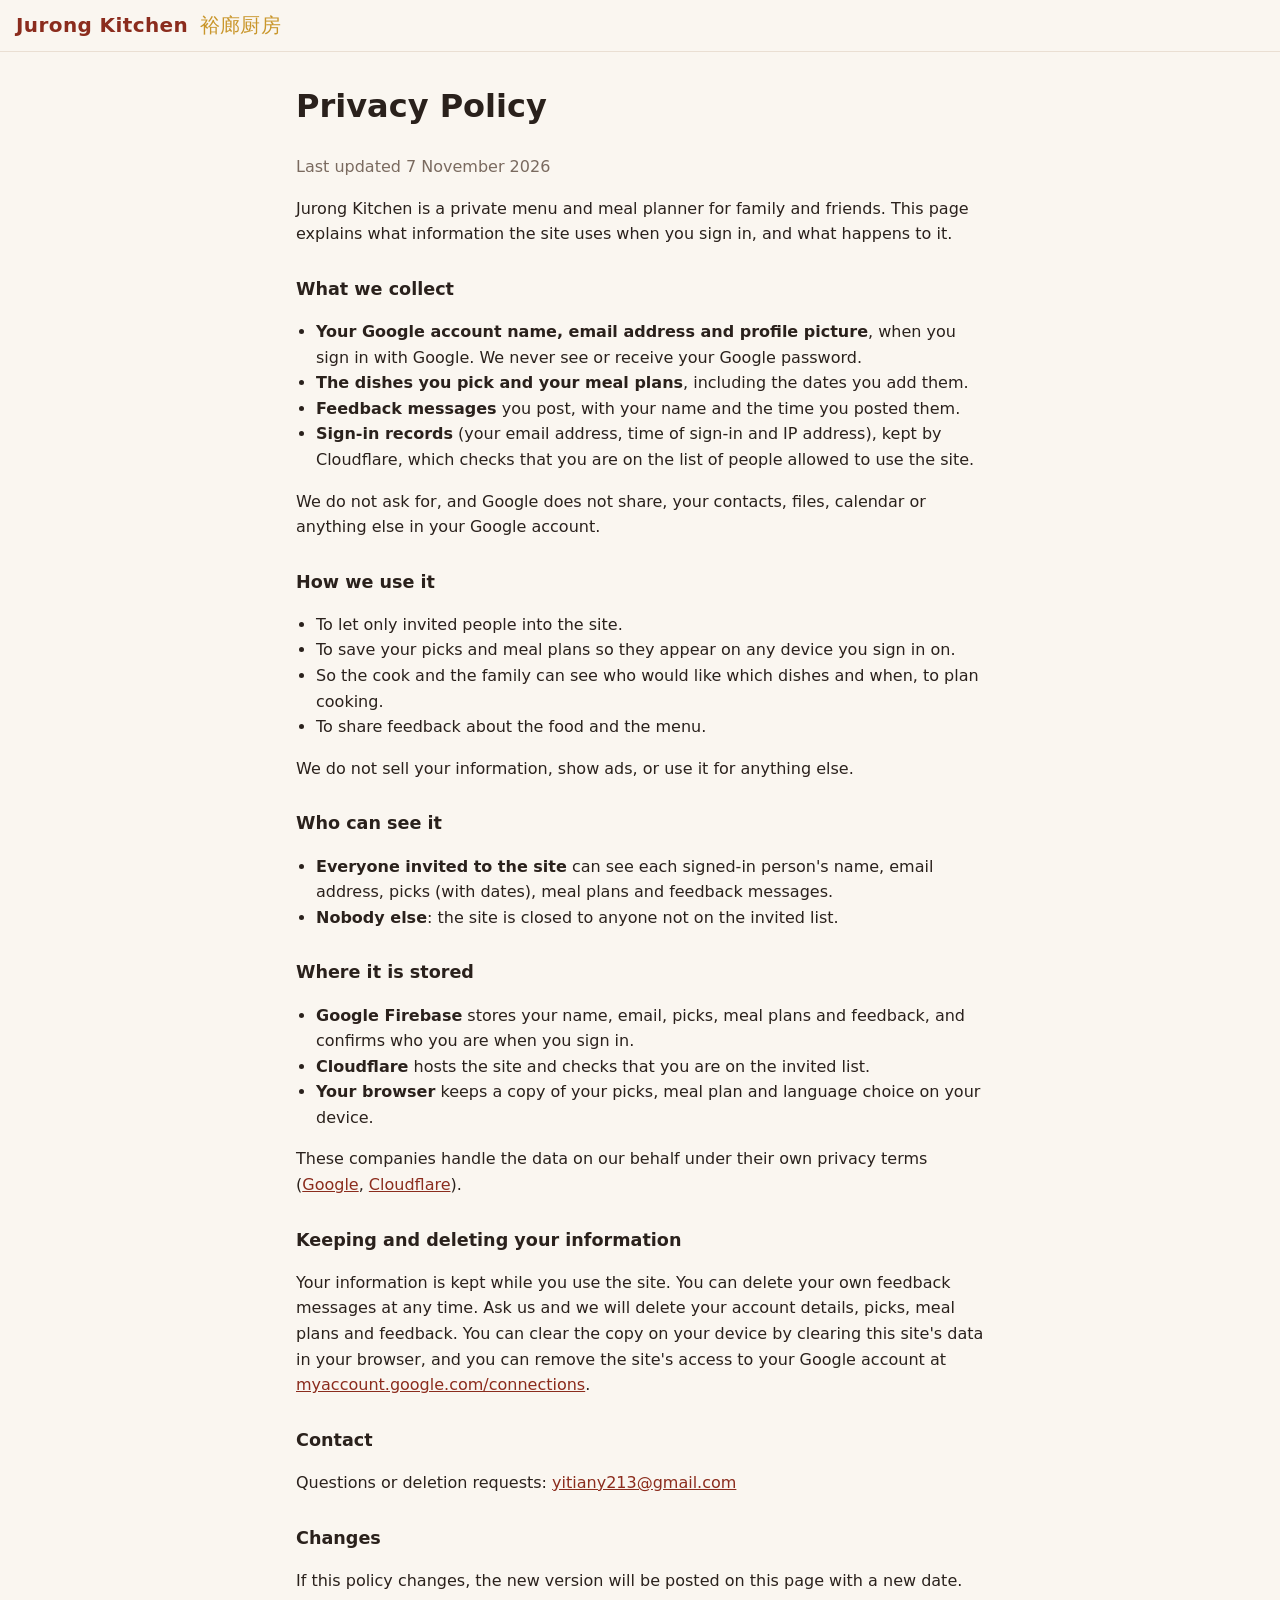
<file: privacy.html>
<!doctype html>
<html lang="en">
<head>
  <meta charset="utf-8">
  <meta name="viewport" content="width=device-width, initial-scale=1, viewport-fit=cover">
  <title>Privacy Policy · Jurong Kitchen</title>
  <meta name="theme-color" content="#8b2c1d">
  <link rel="stylesheet" href="style.css">
  <style>
    .policy { max-width: 720px; margin: 0 auto; padding: 8px 16px 48px; line-height: 1.6; }
    .policy h2 { font-size: 1.1rem; margin: 28px 0 6px; }
    .policy ul { padding-left: 20px; }
    .policy a { color: var(--accent); }
    .policy .updated { color: var(--muted); }
  </style>
</head>
<body>
  <header class="top">
    <div class="brand" style="padding-bottom: 12px">
      <h1><a href="./" style="color: inherit; text-decoration: none">Jurong Kitchen <span class="zh">裕廊厨房</span></a></h1>
    </div>
  </header>

  <main class="policy">
    <h1>Privacy Policy</h1>
    <p class="updated">Last updated 7 November 2026</p>

    <p>Jurong Kitchen is a private menu and meal planner for family and friends. This page explains what
      information the site uses when you sign in, and what happens to it.</p>

    <h2>What we collect</h2>
    <ul>
      <li><strong>Your Google account name, email address and profile picture</strong>, when you sign in with Google.
        We never see or receive your Google password.</li>
      <li><strong>The dishes you pick and your meal plans</strong>, including the dates you add them.</li>
      <li><strong>Feedback messages</strong> you post, with your name and the time you posted them.</li>
      <li><strong>Sign-in records</strong> (your email address, time of sign-in and IP address), kept by Cloudflare,
        which checks that you are on the list of people allowed to use the site.</li>
    </ul>
    <p>We do not ask for, and Google does not share, your contacts, files, calendar or anything else in your Google account.</p>

    <h2>How we use it</h2>
    <ul>
      <li>To let only invited people into the site.</li>
      <li>To save your picks and meal plans so they appear on any device you sign in on.</li>
      <li>So the cook and the family can see who would like which dishes and when, to plan cooking.</li>
      <li>To share feedback about the food and the menu.</li>
    </ul>
    <p>We do not sell your information, show ads, or use it for anything else.</p>

    <h2>Who can see it</h2>
    <ul>
      <li><strong>Everyone invited to the site</strong> can see each signed-in person's name, email address,
        picks (with dates), meal plans and feedback messages.</li>
      <li><strong>Nobody else</strong>: the site is closed to anyone not on the invited list.</li>
    </ul>

    <h2>Where it is stored</h2>
    <ul>
      <li><strong>Google Firebase</strong> stores your name, email, picks, meal plans and feedback, and
        confirms who you are when you sign in.</li>
      <li><strong>Cloudflare</strong> hosts the site and checks that you are on the invited list.</li>
      <li><strong>Your browser</strong> keeps a copy of your picks, meal plan and language choice on your device.</li>
    </ul>
    <p>These companies handle the data on our behalf under their own privacy terms
      (<a href="https://policies.google.com/privacy">Google</a>, <a href="https://www.cloudflare.com/privacypolicy/">Cloudflare</a>).</p>

    <h2>Keeping and deleting your information</h2>
    <p>Your information is kept while you use the site. You can delete your own feedback messages at any time.
      Ask us and we will delete your account details, picks, meal plans and feedback. You can clear the copy on your device by clearing this site's data in your browser,
      and you can remove the site's access to your Google account at
      <a href="https://myaccount.google.com/connections">myaccount.google.com/connections</a>.</p>

    <h2>Contact</h2>
    <p>Questions or deletion requests: <a href="mailto:yitiany213@gmail.com">yitiany213@gmail.com</a></p>

    <h2>Changes</h2>
    <p>If this policy changes, the new version will be posted on this page with a new date.</p>
  </main>
</body>
</html>
</file>
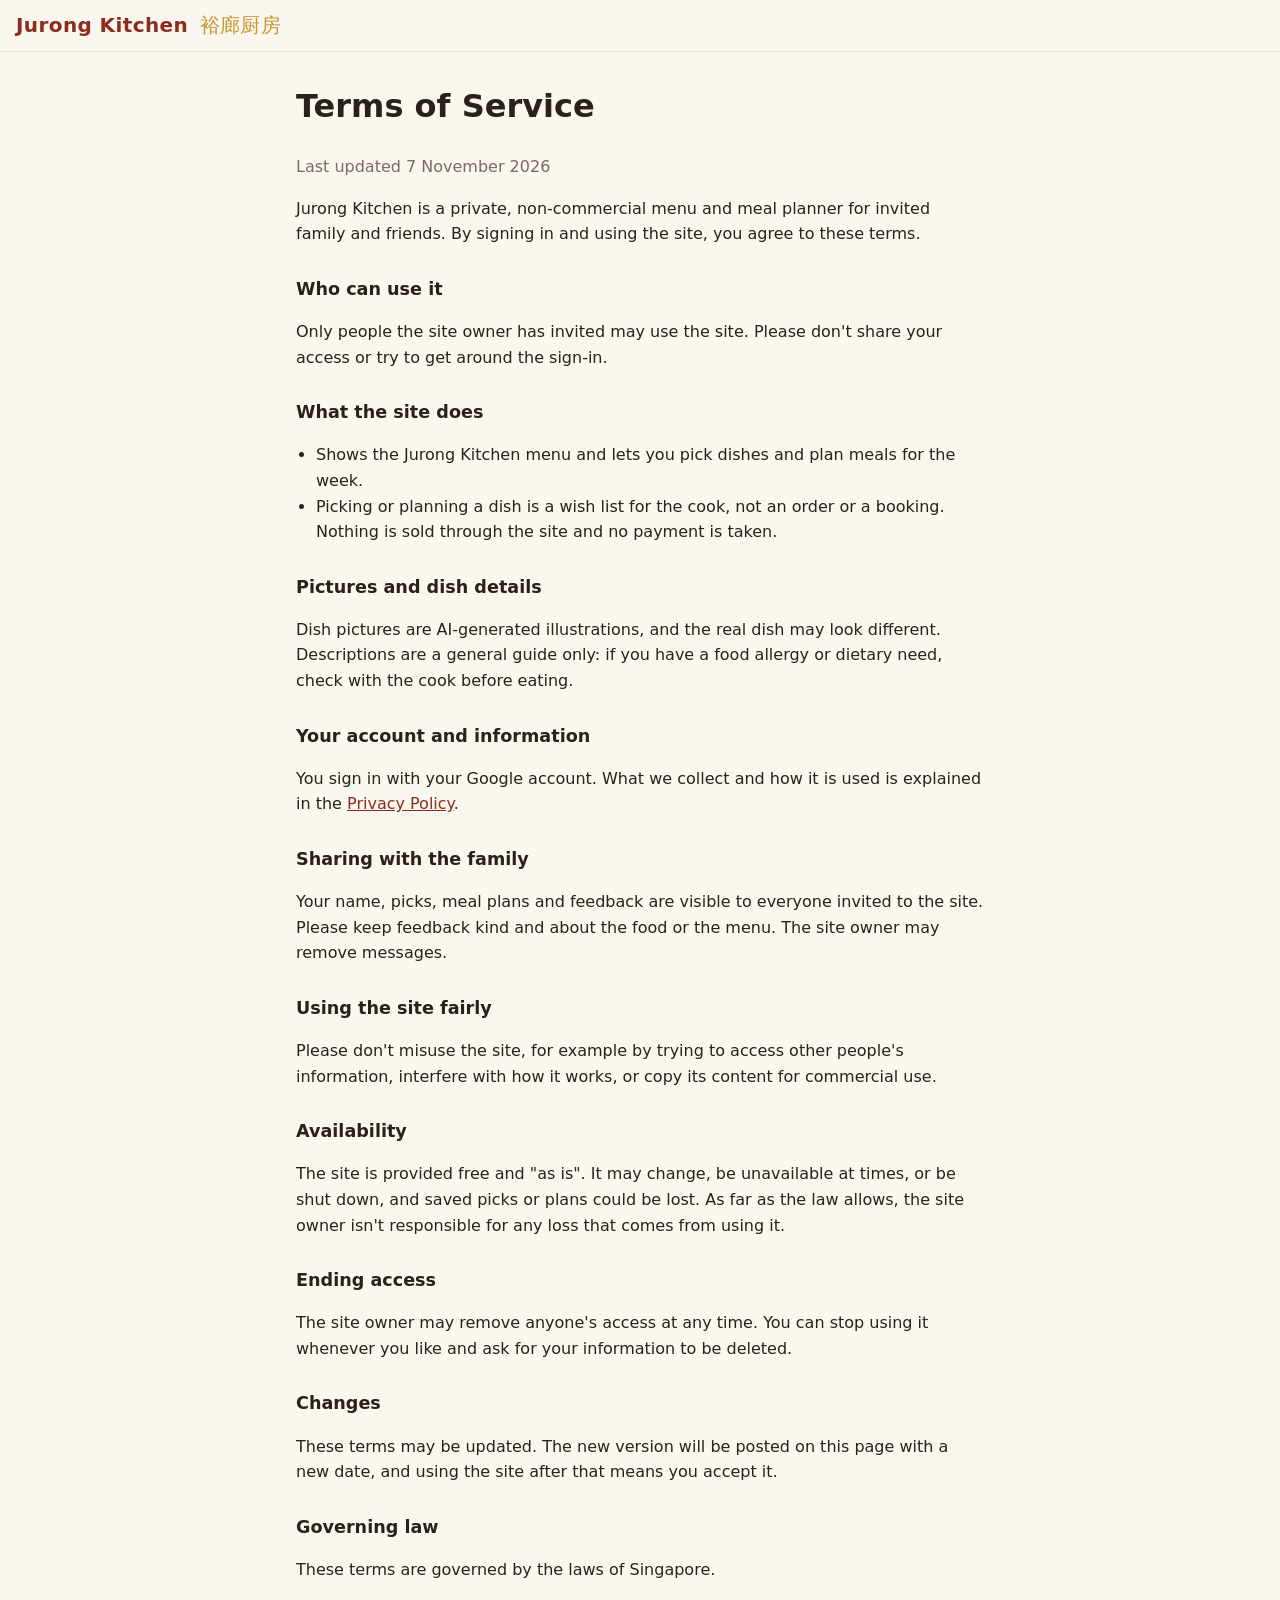
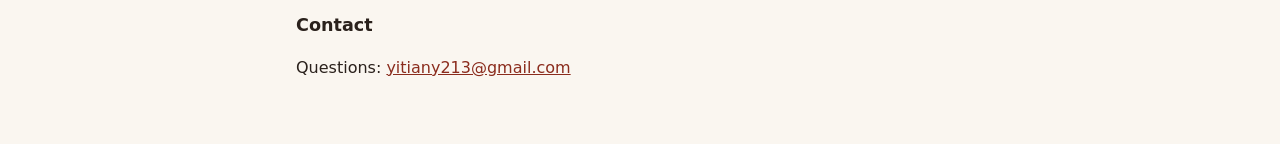
<file: terms.html>
<!doctype html>
<html lang="en">
<head>
  <meta charset="utf-8">
  <meta name="viewport" content="width=device-width, initial-scale=1, viewport-fit=cover">
  <title>Terms of Service · Jurong Kitchen</title>
  <meta name="theme-color" content="#8b2c1d">
  <link rel="stylesheet" href="style.css">
  <style>
    .policy { max-width: 720px; margin: 0 auto; padding: 8px 16px 48px; line-height: 1.6; }
    .policy h2 { font-size: 1.1rem; margin: 28px 0 6px; }
    .policy ul { padding-left: 20px; }
    .policy a { color: var(--accent); }
    .policy .updated { color: var(--muted); }
  </style>
</head>
<body>
  <header class="top">
    <div class="brand" style="padding-bottom: 12px">
      <h1><a href="./" style="color: inherit; text-decoration: none">Jurong Kitchen <span class="zh">裕廊厨房</span></a></h1>
    </div>
  </header>

  <main class="policy">
    <h1>Terms of Service</h1>
    <p class="updated">Last updated 7 November 2026</p>

    <p>Jurong Kitchen is a private, non-commercial menu and meal planner for invited family and friends.
      By signing in and using the site, you agree to these terms.</p>

    <h2>Who can use it</h2>
    <p>Only people the site owner has invited may use the site. Please don't share your access or try to get around the sign-in.</p>

    <h2>What the site does</h2>
    <ul>
      <li>Shows the Jurong Kitchen menu and lets you pick dishes and plan meals for the week.</li>
      <li>Picking or planning a dish is a wish list for the cook, not an order or a booking. Nothing is sold through the site and no payment is taken.</li>
    </ul>

    <h2>Pictures and dish details</h2>
    <p>Dish pictures are AI-generated illustrations, and the real dish may look different.
      Descriptions are a general guide only: if you have a food allergy or dietary need, check with the cook before eating.</p>

    <h2>Your account and information</h2>
    <p>You sign in with your Google account. What we collect and how it is used is explained in the
      <a href="privacy">Privacy Policy</a>.</p>

    <h2>Sharing with the family</h2>
    <p>Your name, picks, meal plans and feedback are visible to everyone invited to the site.
      Please keep feedback kind and about the food or the menu. The site owner may remove messages.</p>

    <h2>Using the site fairly</h2>
    <p>Please don't misuse the site, for example by trying to access other people's information,
      interfere with how it works, or copy its content for commercial use.</p>

    <h2>Availability</h2>
    <p>The site is provided free and "as is". It may change, be unavailable at times, or be shut down,
      and saved picks or plans could be lost. As far as the law allows, the site owner isn't responsible
      for any loss that comes from using it.</p>

    <h2>Ending access</h2>
    <p>The site owner may remove anyone's access at any time. You can stop using it whenever you like and
      ask for your information to be deleted.</p>

    <h2>Changes</h2>
    <p>These terms may be updated. The new version will be posted on this page with a new date, and using the site after that means you accept it.</p>

    <h2>Governing law</h2>
    <p>These terms are governed by the laws of Singapore.</p>

    <h2>Contact</h2>
    <p>Questions: <a href="mailto:yitiany213@gmail.com">yitiany213@gmail.com</a></p>
  </main>
</body>
</html>
</file>
<file: style.css>
:root {
  --bg: #faf6f0;
  --card: #ffffff;
  --ink: #2a211c;
  --muted: #7a6a5f;
  --line: #eadfd3;
  --accent: #8b2c1d;
  --accent-ink: #ffffff;
  --gold: #c9962b;
  --radius: 14px;
  font-family: system-ui, -apple-system, "Segoe UI", "PingFang SC", "Microsoft YaHei", sans-serif;
}
@media (prefers-color-scheme: dark) {
  :root {
    --bg: #1b1613; --card: #26201c; --ink: #f2e9e1; --muted: #b3a294;
    --line: #3a302a; --accent: #d9604a; --accent-ink: #1b1613;
  }
}
* { box-sizing: border-box; }
body { margin: 0; background: var(--bg); color: var(--ink); }
.zh { font-weight: 500; }

.top {
  position: sticky; top: 0; z-index: 5;
  background: var(--bg); border-bottom: 1px solid var(--line);
  padding: 12px 16px 0;
}
.brand { display: flex; align-items: center; justify-content: space-between; gap: 8px; }
.brand h1 { font-size: 1.25rem; margin: 0; color: var(--accent); letter-spacing: .02em; }
.brand h1 .zh { color: var(--gold); margin-left: 4px; }
.actions { display: flex; gap: 8px; flex-shrink: 0; }

.pill {
  border: 1px solid var(--line); background: var(--card); color: var(--ink);
  border-radius: 999px; padding: 8px 14px; font: inherit; font-size: .9rem; cursor: pointer;
}
.pill.primary { background: var(--accent); color: var(--accent-ink); border-color: var(--accent); }
.badge {
  display: inline-block; min-width: 1.4em; padding: 0 .35em; margin-left: 2px;
  border-radius: 999px; background: var(--accent-ink); color: var(--accent); font-weight: 700; text-align: center;
}

.searchrow { display: flex; gap: 8px; margin: 10px 0 8px; }
#search {
  flex: 1; min-width: 0; padding: 10px 14px; font: inherit;
  border: 1px solid var(--line); border-radius: 10px; background: var(--card); color: var(--ink);
}
.acct { display: inline-flex; align-items: center; gap: 6px; }
.acct[hidden] { display: none; }
.acct img { width: 22px; height: 22px; border-radius: 50%; margin: -4px 0 -4px -6px; }
.tabs { display: flex; gap: 6px; overflow-x: auto; padding-bottom: 10px; scrollbar-width: none; }
.tabs::-webkit-scrollbar { display: none; }
.tabs a {
  flex: none; text-decoration: none; color: var(--muted); font-size: .9rem;
  padding: 6px 12px; border-radius: 999px; border: 1px solid transparent; white-space: nowrap;
}
.tabs a.on { color: var(--accent); border-color: var(--accent); background: var(--card); }

main { max-width: 1100px; margin: 0 auto; padding: 8px 16px 48px; }
section { scroll-margin-top: 150px; }
section h2 { margin: 24px 0 12px; font-size: 1.15rem; }
section h2 .zh { color: var(--muted); margin-left: 6px; font-size: .95rem; }

.grid { display: grid; grid-template-columns: repeat(auto-fill, minmax(240px, 1fr)); gap: 14px; }
.card {
  position: relative; background: var(--card); border: 1px solid var(--line);
  border-radius: var(--radius); overflow: hidden; cursor: pointer;
  display: flex; flex-direction: column; text-align: left; padding: 0; font: inherit; color: inherit;
}
.card img { width: 100%; aspect-ratio: 4 / 3; object-fit: cover; display: block; background: var(--line); }
.card .txt { padding: 10px 12px 12px; padding-right: 52px; }
.card .en { font-weight: 600; line-height: 1.25; }
.card .sub { color: var(--muted); font-size: .9rem; font-weight: 400; margin-top: 2px; }
.add {
  position: absolute; right: 10px; bottom: 10px; width: 36px; height: 36px;
  border-radius: 50%; border: 1px solid var(--accent); background: var(--card); color: var(--accent);
  font-size: 1.3rem; line-height: 1; cursor: pointer;
}
.add.on { background: var(--accent); color: var(--accent-ink); }

/* Chinese-first mode swaps which name leads */
body.zhfirst .card .en, body.zhfirst #dEn { display: none; }
body:not(.zhfirst) .card .zhname { display: none; }
body.zhfirst .card .zhname { font-weight: 600; }

.empty { text-align: center; color: var(--muted); }

.sheet {
  border: none; padding: 0; border-radius: var(--radius); width: min(560px, calc(100% - 32px));
  background: var(--card); color: var(--ink); max-height: calc(100% - 32px);
}
.sheet::backdrop { background: rgb(0 0 0 / .5); }
.sheet > img { width: 100%; aspect-ratio: 4 / 3; object-fit: cover; display: block; }
.sheet .body { padding: 16px 18px 18px; }
.sheet h2 { margin: 0 0 4px; }
.big { font-size: 1.2rem; margin: 0 0 8px; color: var(--gold); }
.note { color: var(--muted); font-size: .8rem; }
.row { display: flex; justify-content: flex-end; gap: 8px; flex-wrap: wrap; margin-top: 12px; }
#pickList { list-style: none; padding: 0; margin: 8px 0; }
#pickList li {
  display: flex; align-items: center; gap: 10px; padding: 8px 0; border-bottom: 1px solid var(--line);
}
#pickList img { width: 56px; height: 42px; object-fit: cover; border-radius: 6px; }
#pickList span { flex: 1; }
#pickList button { border: none; background: none; color: var(--muted); font-size: 1.2rem; cursor: pointer; }

.sel {
  font: inherit; font-size: .9rem; padding: 7px 10px; border-radius: 10px;
  border: 1px solid var(--line); background: var(--card); color: var(--ink);
}
.planpick {
  display: flex; flex-wrap: wrap; align-items: center; gap: 8px;
  margin-top: 12px; padding-top: 12px; border-top: 1px solid var(--line);
}
.planpick .label { width: 100%; font-weight: 600; font-size: .9rem; }

.sheet.wide { width: min(760px, calc(100% - 32px)); }
.planhead { display: flex; align-items: center; justify-content: space-between; gap: 8px; }
.planhead h2 { margin: 0; font-size: 1.05rem; text-align: center; }
.day { padding: 10px 0; border-bottom: 1px solid var(--line); }
.day h3 { margin: 0 0 6px; font-size: .95rem; }
.day.today h3 { color: var(--accent); }
.tag {
  font-size: .7rem; font-weight: 600; padding: 1px 8px; border-radius: 999px;
  background: var(--accent); color: var(--accent-ink); vertical-align: middle;
}
.slot { display: flex; align-items: flex-start; gap: 8px; padding: 3px 0; }
.meal { flex: none; width: 56px; padding-top: 6px; color: var(--muted); font-size: .85rem; }
.chips { flex: 1; display: flex; flex-wrap: wrap; gap: 6px; min-width: 0; }
.chip {
  display: inline-flex; align-items: center; gap: 6px; max-width: 100%;
  padding: 2px 2px 2px 3px; border: 1px solid var(--line); border-radius: 999px;
  background: var(--bg); font-size: .85rem;
}
.chip img { flex: none; width: 26px; height: 26px; border-radius: 50%; object-fit: cover; }
.chip span { overflow: hidden; text-overflow: ellipsis; white-space: nowrap; }
.chip small { color: var(--muted); }
.chip button {
  flex: none; border: none; background: none; color: var(--muted); cursor: pointer;
  width: 26px; height: 26px; border-radius: 50%; font-size: .9rem;
}
.addsel {
  font: inherit; font-size: .85rem; max-width: 11rem; padding: 5px 8px; cursor: pointer;
  border: 1px dashed var(--accent); border-radius: 999px; background: transparent; color: var(--accent);
}
.addsel option, .addsel optgroup { color: var(--ink); background: var(--card); }

.toast {
  position: fixed; left: 50%; bottom: 20px; transform: translateX(-50%); z-index: 20;
  max-width: calc(100% - 32px); margin: 0; padding: 10px 16px; border-radius: 999px;
  background: var(--ink); color: var(--bg); font-size: .9rem; box-shadow: 0 4px 16px rgb(0 0 0 / .25);
}
.toast[hidden] { display: none; }

@media (max-width: 480px) {
  .brand h1 { font-size: 1.05rem; }
  .brand h1 .zh { display: block; margin: 0; font-size: .85rem; }
  .grid { grid-template-columns: 1fr 1fr; gap: 10px; }
  .card .txt { padding: 8px 10px 10px; padding-right: 10px; padding-bottom: 50px; }
  .card .en { font-size: .9rem; }
  .card .sub { font-size: .8rem; }
  .actions { gap: 6px; }
  .actions .pill { padding: 7px 11px; font-size: .85rem; }
  .acct span { display: none; }
  .acct img { margin: -4px; }
}

.foot { text-align: center; padding: 8px 16px 32px; font-size: .8rem; }
.foot a { color: var(--muted); }

/* Who else picked/planned the open dish */
.whobox { font-size: .85rem; background: var(--bg); border: 1px solid var(--line); border-radius: 10px; padding: 8px 10px; margin: 8px 0; }
.whobox[hidden] { display: none; }
a.pill { text-decoration: none; display: inline-flex; align-items: center; }
.actions [hidden] { display: none; }

/* Feedback board */
.sheet.tall { height: calc(100% - 32px); }
.sheet.tall .body { display: flex; flex-direction: column; height: 100%; }
#fbText {
  width: 100%; font: inherit; padding: 10px 12px; margin-top: 8px; resize: vertical; min-height: 7rem;
  border: 1px solid var(--line); border-radius: 10px; background: var(--bg); color: var(--ink);
}
#fbList { flex: 1; overflow-y: auto; margin-top: 12px; border-top: 1px solid var(--line); }
.msg { padding: 10px 0; border-bottom: 1px solid var(--line); }
.msg header { display: flex; align-items: baseline; gap: 8px; flex-wrap: wrap; }
.msg p { margin: 4px 0 0; white-space: pre-wrap; overflow-wrap: anywhere; }
.msgdel, .linkbtn { margin-left: auto; border: none; background: none; color: var(--muted); font: inherit; font-size: .8rem; text-decoration: underline; cursor: pointer; padding: 0; }
.linkbtn { margin: 0; }
#acctLine { margin: 0 0 6px; color: var(--muted); }
#acctLine[hidden] { display: none; }

@media (max-width: 480px) {
  .lbl { display: none; }
  .sheet.tall { width: 100%; max-width: 100%; height: 100%; max-height: 100%; border-radius: 0; }
}
.ico { width: 18px; height: 18px; fill: none; stroke: currentColor; stroke-width: 1.8; stroke-linejoin: round; stroke-linecap: round; vertical-align: -4px; }
</file>
